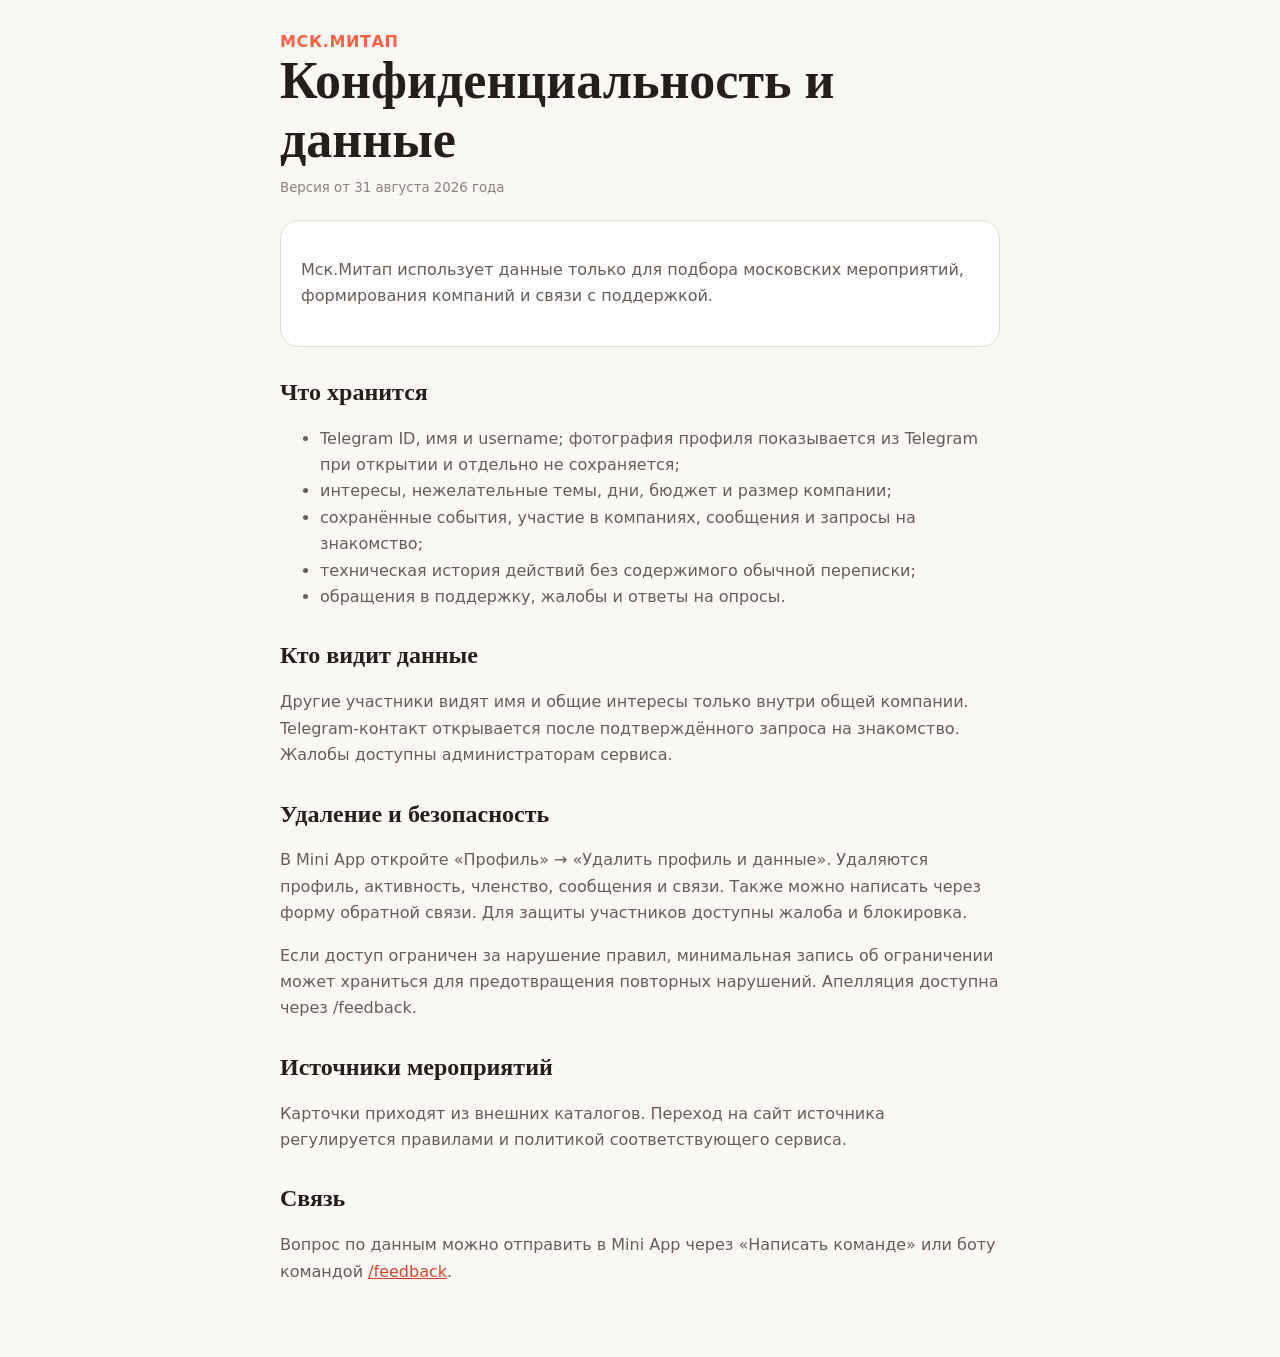
<file: src/event_bot/web/privacy.html>
<!doctype html>
<html lang="ru">
  <head>
    <meta charset="utf-8">
    <meta name="viewport" content="width=device-width,initial-scale=1">
    <title>Конфиденциальность — Мск.Митап</title>
    <style>
      :root { color-scheme: light; font-family: Inter, system-ui, sans-serif; color: #241f1c; background: #faf8f4; }
      body { margin: 0; }
      main { width: min(720px, calc(100% - 32px)); margin: 0 auto; padding: 32px 0 56px; }
      h1, h2 { font-family: Georgia, serif; }
      h1 { margin: 0 0 8px; font-size: clamp(32px, 8vw, 52px); }
      h2 { margin-top: 32px; font-size: 24px; }
      p, li { color: #665d57; line-height: 1.65; }
      .brand { color: #ff6045; font-weight: 800; letter-spacing: .04em; }
      .card { margin-top: 24px; padding: 20px; border: 1px solid #e2ddd6; border-radius: 18px; background: white; }
      a { color: #d9422c; }
      small { color: #8a817a; }
    </style>
  </head>
  <body>
    <main>
      <span class="brand">МСК.МИТАП</span>
      <h1>Конфиденциальность и данные</h1>
      <small>Версия от 31 августа 2026 года</small>

      <div class="card">
        <p>Мск.Митап использует данные только для подбора московских мероприятий, формирования компаний и связи с поддержкой.</p>
      </div>

      <h2>Что хранится</h2>
      <ul>
        <li>Telegram ID, имя и username; фотография профиля показывается из Telegram при открытии и отдельно не сохраняется;</li>
        <li>интересы, нежелательные темы, дни, бюджет и размер компании;</li>
        <li>сохранённые события, участие в компаниях, сообщения и запросы на знакомство;</li>
        <li>техническая история действий без содержимого обычной переписки;</li>
        <li>обращения в поддержку, жалобы и ответы на опросы.</li>
      </ul>

      <h2>Кто видит данные</h2>
      <p>Другие участники видят имя и общие интересы только внутри общей компании. Telegram-контакт открывается после подтверждённого запроса на знакомство. Жалобы доступны администраторам сервиса.</p>

      <h2>Удаление и безопасность</h2>
      <p>В Mini App откройте «Профиль» → «Удалить профиль и данные». Удаляются профиль, активность, членство, сообщения и связи. Также можно написать через форму обратной связи. Для защиты участников доступны жалоба и блокировка.</p>
      <p>Если доступ ограничен за нарушение правил, минимальная запись об ограничении может храниться для предотвращения повторных нарушений. Апелляция доступна через /feedback.</p>

      <h2>Источники мероприятий</h2>
      <p>Карточки приходят из внешних каталогов. Переход на сайт источника регулируется правилами и политикой соответствующего сервиса.</p>

      <h2>Связь</h2>
      <p>Вопрос по данным можно отправить в Mini App через «Написать команде» или боту командой <a href="https://t.me/MskMeetupBot">/feedback</a>.</p>
    </main>
  </body>
</html>
</file>
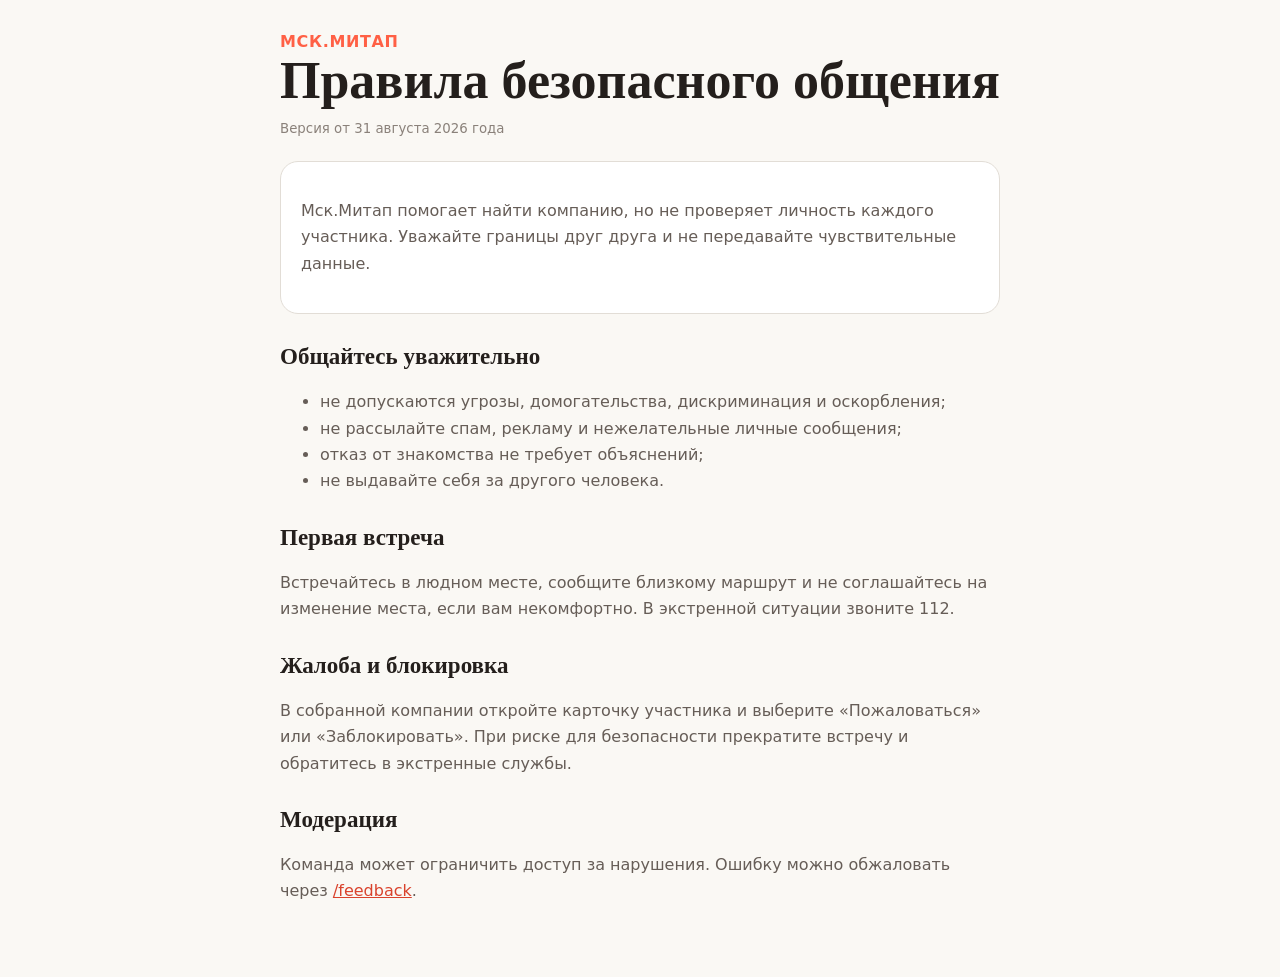
<file: src/event_bot/web/rules.html>
<!doctype html>
<html lang="ru">
  <head>
    <meta charset="utf-8">
    <meta name="viewport" content="width=device-width,initial-scale=1">
    <title>Правила сообщества — Мск.Митап</title>
    <style>
      :root { color-scheme: light; font-family: Inter, system-ui, sans-serif; color: #241f1c; background: #faf8f4; }
      body { margin: 0; }
      main { width: min(720px, calc(100% - 32px)); margin: 0 auto; padding: 32px 0 56px; }
      h1, h2 { font-family: Georgia, serif; }
      h1 { margin: 0 0 8px; font-size: clamp(32px, 8vw, 52px); }
      h2 { margin-top: 30px; font-size: 23px; }
      p, li { color: #665d57; line-height: 1.65; }
      .brand { color: #ff6045; font-weight: 800; letter-spacing: .04em; }
      .card { margin-top: 24px; padding: 20px; border: 1px solid #e2ddd6; border-radius: 18px; background: white; }
      a { color: #d9422c; }
      small { color: #8a817a; }
    </style>
  </head>
  <body>
    <main>
      <span class="brand">МСК.МИТАП</span>
      <h1>Правила безопасного общения</h1>
      <small>Версия от 31 августа 2026 года</small>

      <div class="card"><p>Мск.Митап помогает найти компанию, но не проверяет личность каждого участника. Уважайте границы друг друга и не передавайте чувствительные данные.</p></div>

      <h2>Общайтесь уважительно</h2>
      <ul>
        <li>не допускаются угрозы, домогательства, дискриминация и оскорбления;</li>
        <li>не рассылайте спам, рекламу и нежелательные личные сообщения;</li>
        <li>отказ от знакомства не требует объяснений;</li>
        <li>не выдавайте себя за другого человека.</li>
      </ul>

      <h2>Первая встреча</h2>
      <p>Встречайтесь в людном месте, сообщите близкому маршрут и не соглашайтесь на изменение места, если вам некомфортно. В экстренной ситуации звоните 112.</p>

      <h2>Жалоба и блокировка</h2>
      <p>В собранной компании откройте карточку участника и выберите «Пожаловаться» или «Заблокировать». При риске для безопасности прекратите встречу и обратитесь в экстренные службы.</p>

      <h2>Модерация</h2>
      <p>Команда может ограничить доступ за нарушения. Ошибку можно обжаловать через <a href="https://t.me/MskMeetupBot">/feedback</a>.</p>
    </main>
  </body>
</html>
</file>
